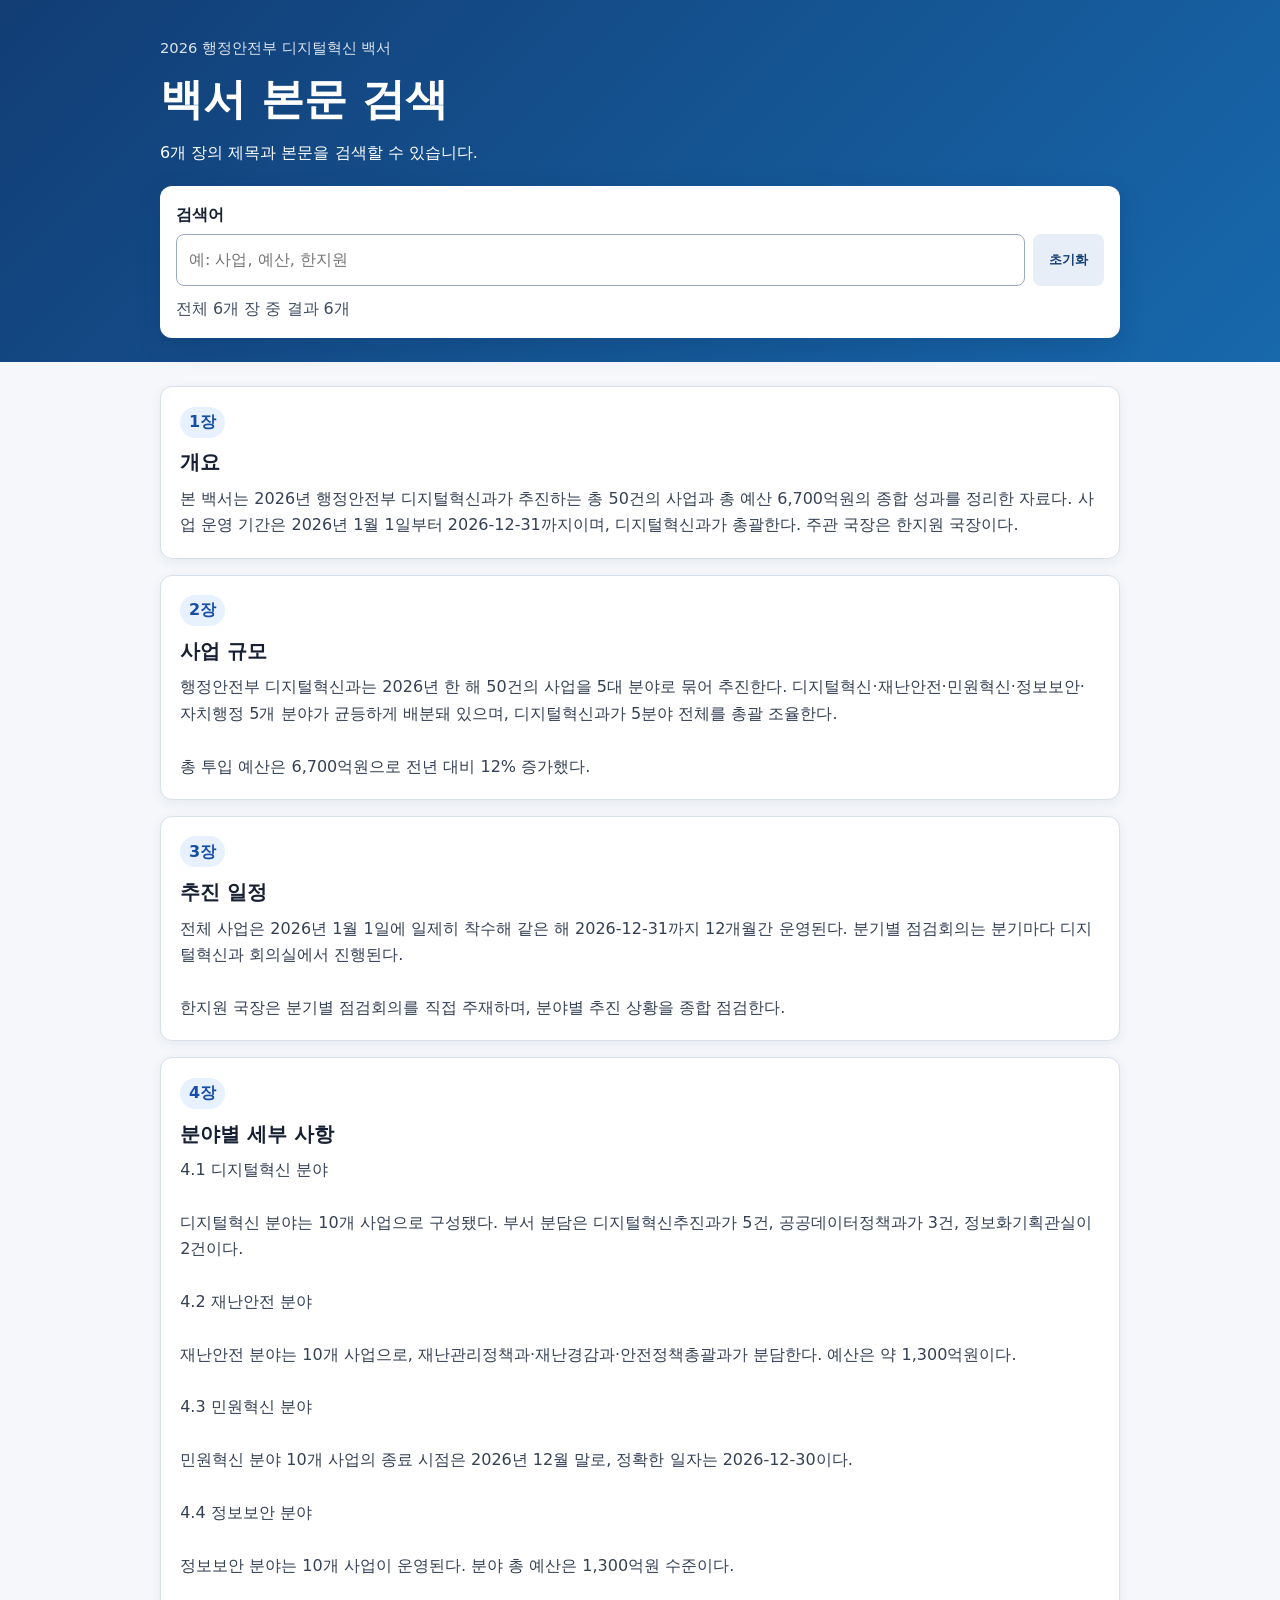
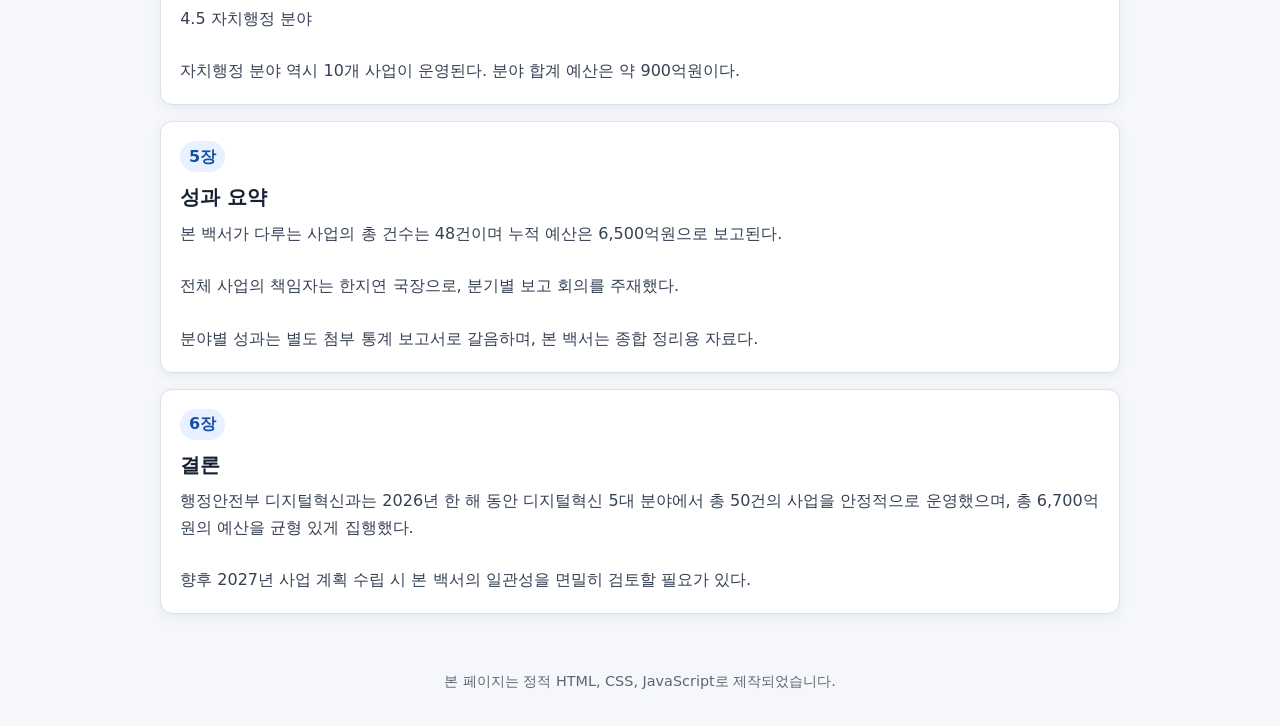
<file: index.html>
<!doctype html>
<html lang="ko">
<head>
  <meta charset="utf-8">
  <meta name="viewport" content="width=device-width, initial-scale=1">
  <meta name="description" content="2026 디지털혁신 백서의 장별 내용을 검색하고 열람하는 정적 웹페이지">
  <title>2026 디지털혁신 백서 검색</title>
  <link rel="stylesheet" href="style.css">
</head>
<body>
  <a class="skip-link" href="#main-content">본문 바로가기</a>
  <header class="site-header">
    <div class="header-inner">
      <p class="eyebrow">2026 행정안전부 디지털혁신 백서</p>
      <h1>백서 본문 검색</h1>
      <p class="intro">6개 장의 제목과 본문을 검색할 수 있습니다.</p>
      <div class="search-area" role="search">
        <label for="q">검색어</label>
        <div class="search-row">
          <input id="q" type="search" placeholder="예: 사업, 예산, 한지원" autocomplete="off">
          <button id="clear" type="button">초기화</button>
        </div>
        <p id="count" class="count" aria-live="polite"></p>
      </div>
    </div>
  </header>
  <main id="main-content" tabindex="-1">
    <div id="list" class="card-list"></div>
    <p id="empty" class="empty" hidden>검색 결과가 없습니다.</p>
  </main>
  <footer>본 페이지는 정적 HTML, CSS, JavaScript로 제작되었습니다.</footer>
  <script src="데이터.js"></script>
  <script src="app.js"></script>
</body>
</html>
</file>
<file: style.css>
:root{font-family:system-ui,-apple-system,"Segoe UI",sans-serif;color:#172033;background:#f5f7fb;line-height:1.65}*{box-sizing:border-box}body{margin:0}.skip-link{position:absolute;left:-9999px;top:0}.skip-link:focus{left:1rem;top:1rem;z-index:10;background:#fff;padding:.75rem 1rem;border:2px solid #174ea6}.site-header{background:linear-gradient(135deg,#123d75,#1768ac);color:#fff}.header-inner,main,footer{width:min(100% - 2rem,960px);margin:auto}.header-inner{padding:2.25rem 0 1.5rem}.eyebrow{margin:0;font-size:.92rem;opacity:.85}h1{margin:.25rem 0;font-size:clamp(1.8rem,5vw,2.7rem)}.intro{margin:.25rem 0 1.25rem}.search-area{background:#fff;color:#172033;padding:1rem;border-radius:12px;box-shadow:0 8px 24px #092a5430}.search-area label{display:block;font-weight:700;margin-bottom:.35rem}.search-row{display:flex;gap:.5rem}input{flex:1;min-width:0;padding:.75rem;border:1px solid #9aa9bd;border-radius:8px;font:inherit}button{padding:.75rem 1rem;border:0;border-radius:8px;background:#e8eef7;color:#123d75;font-weight:700;cursor:pointer}input:focus,button:focus{outline:3px solid #f7c948;outline-offset:2px}.count{margin:.6rem 0 0;color:#3f4d62}main{padding:1.5rem 0 2rem}.card-list{display:grid;gap:1rem}.card{background:#fff;border:1px solid #d8e0ea;border-radius:12px;padding:1.2rem;box-shadow:0 3px 12px #17324d12}.label{display:inline-block;padding:.15rem .55rem;border-radius:999px;background:#e8f1ff;color:#174ea6;font-weight:700}.title{margin:.55rem 0 .4rem;font-size:1.25rem;font-weight:800}.body{white-space:pre-wrap;color:#344054}.empty{text-align:center;background:#fff;padding:2rem;border-radius:12px}mark{background:#fff2a8;padding:0 .08em}footer{padding:1.5rem 0 2rem;color:#5c6675;text-align:center;font-size:.9rem}@media(max-width:540px){.search-row{flex-direction:column}button{width:100%}}
</file>
